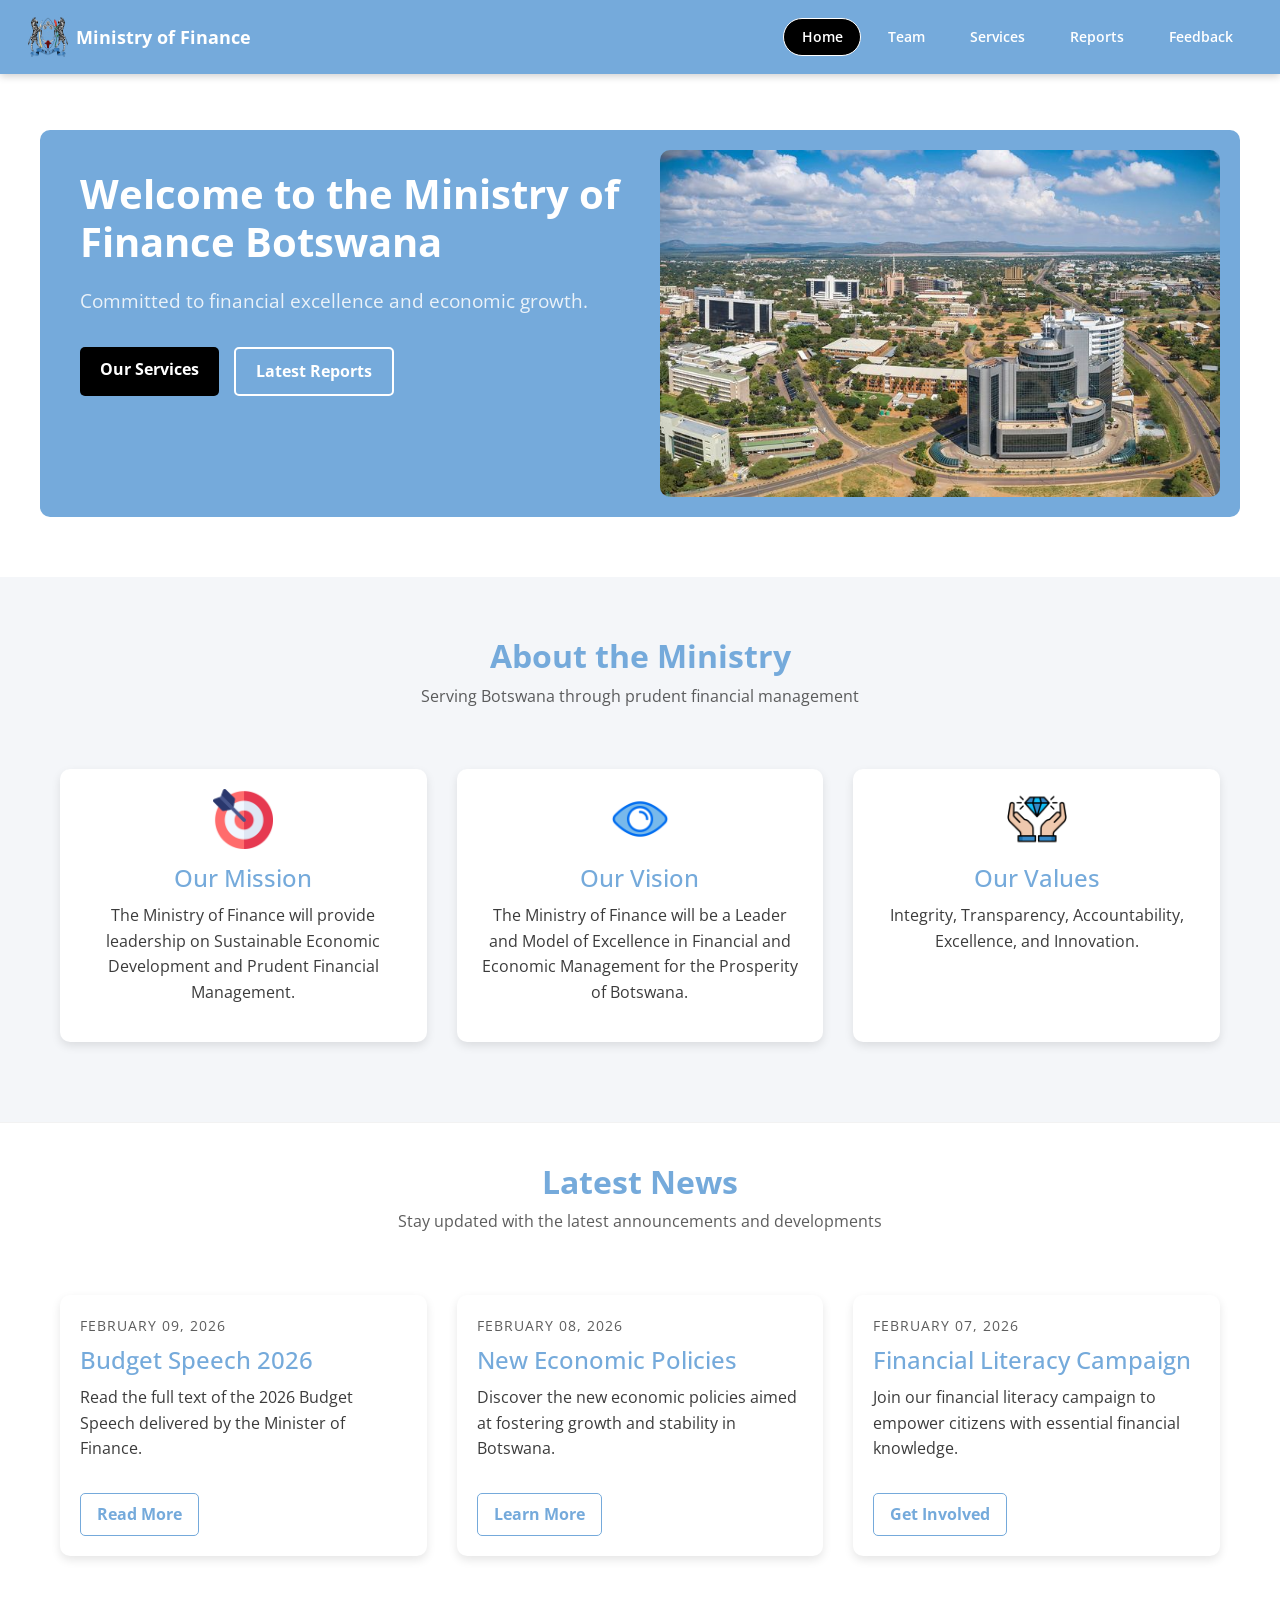
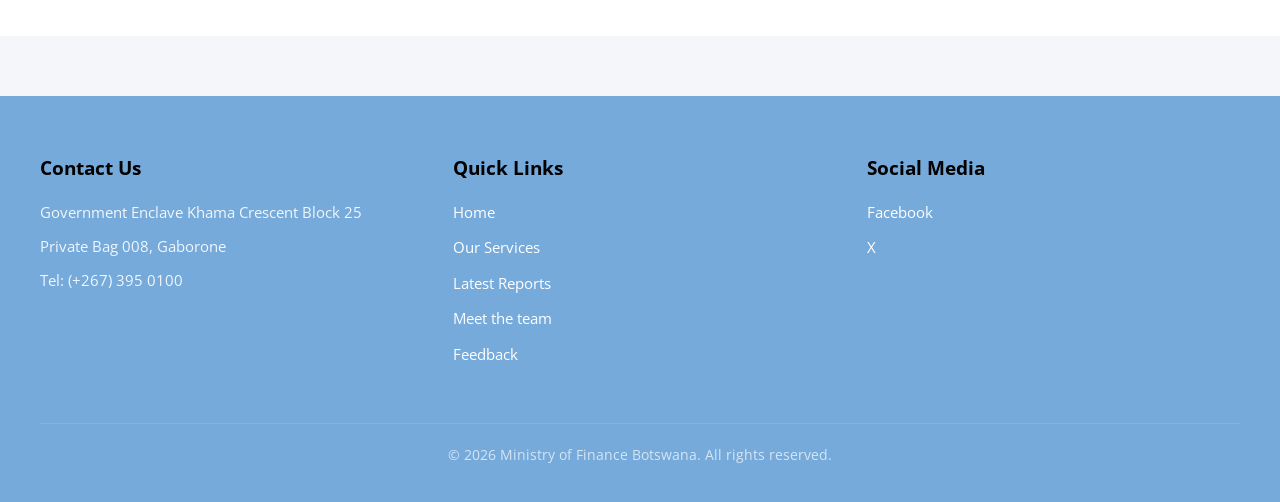
<file: index.html>
<!DOCTYPE html>
<html lang="en">
<head>
    <meta charset="UTF-8">
    <meta name="viewport" content="width=device-width, initial-scale=1.0">
    <meta name="description" content="Official website of the Ministry of Finance Botswana. Committed to financial excellence and economic growth.">
    <link rel="icon" type="image/png" href="images/1541_coat-of-arms-of-botswana-removebg-preview.png">
    <link href="https://fonts.googleapis.com/css2?family=Open+Sans:wght@300;400;600;700&display=swap" rel="stylesheet">
    <title>Home | Ministry of Finance Botswana</title>
     <link href="https://cdn.jsdelivr.net/npm/bootstrap@5.3.3/dist/css/bootstrap.min.css" rel="stylesheet">
     <link rel="stylesheet" href="css/styles.css">
</head>
<body>
 <header>
    <nav class="navbar navbar-expand-lg navbar-dark">
        <div class="container-fluid">
 
            <!-- Brand: d-flex + align-items-center for clean icon/text spacing -->
            <a class="navbar-brand d-flex align-items-center gap-2" href="index.html">
                <img src="images/1541_coat-of-arms-of-botswana-removebg-preview.png"
                     alt="Coat of arms of Botswana" width="40" height="40">
                <span>Ministry of Finance</span>
            </a>
 
            <!-- Toggler for mobile collapse, works with Bootstrap JS -->
            <button class="navbar-toggler" type="button"
                    data-bs-toggle="collapse" data-bs-target="#navbarNav"
                    aria-controls="navbarNav" aria-expanded="false"
                    aria-label="Toggle navigation">
                <span class="navbar-toggler-icon"></span>
            </button>
 
            <div class="collapse navbar-collapse" id="navbarNav">
                <!-- ms-auto pushes links to the right; gap-2 spaces the pills -->
                <ul class="navbar-nav ms-auto d-flex gap-2 align-items-center">
                    <li class="nav-item">
                        <a class="nav-link nav-pill active" aria-current="page" href="index.html">Home</a>
                    </li>
                    <li class="nav-item">
                        <a class="nav-link nav-pill" href="team.html">Team</a>
                    </li>
                    <li class="nav-item">
                        <a class="nav-link nav-pill" href="service.html">Services</a>
                    </li>
                    <li class="nav-item">
                        <a class="nav-link nav-pill" href="report.html">Reports</a>
                    </li>
                    <li class="nav-item">
                        <a class="nav-link nav-pill" href="feedback.html">Feedback</a>
                    </li>
                </ul>
            </div>
 
        </div>
    </nav>
</header>
    
<main>
<!-- Hero Section -->

<section class="hero-section fade-in">
    <div class="hero-card">
        <div class="hero-text">
        <h1>Welcome to the Ministry of Finance Botswana</h1>
        <p>Committed to financial excellence and economic growth.</p>
        
        <div class="hero-buttons">
            <a href="service.html" class="btn-primary-custom">Our Services</a>
            <a href="report.html" class="btn-outline-custom">Latest Reports</a>
        </div>
        </div>
    <div class="hero-image">
        <img src="images/gabs.jpg" alt="Finance Hero Image" width="500" height="300">
    </div>
    </div>
</section>
<!-- Overview Section -->
<section class="overview-section fade-in">
    <div class="section-header">
    <h2>About the Ministry</h2>
    <p>Serving Botswana through prudent financial management</p>
    </div>
        <div class="overview-container">
        
            <div class="card-base overview-card fade-in">
                <div class="overview-icon">
                    <img src="images/target.png" alt="Mission Icon" width="60" height="60">
                </div>
                <h3>Our Mission</h3>
                <p>The Ministry of Finance will provide leadership on Sustainable Economic Development and Prudent Financial Management.</p>
            </div>
            <div class="card-base overview-card fade-in">
                <div class="overview-icon">
                    <img src="images/vision.png" alt="Vision Icon" width="60" height="60">
                </div>
                <h3>Our Vision</h3>
                <p>The Ministry of Finance will be a Leader and Model of Excellence in Financial and Economic Management for the Prosperity of Botswana.</p>
            </div>
            <div class="card-base overview-card fade-in">
                <div class="overview-icon">
                    <img src="images/values.png" alt="Values Icon" width="60" height="60">
                </div>
                <h3>Our Values</h3>
                <p>Integrity, Transparency, Accountability, Excellence, and Innovation.</p>
            </div>    
    </div>
</section>
<!-- News Section -->
<section class="news-section fade-in">
    <div class="section-header">
        <h2>Latest News</h2>
        <p>Stay updated with the latest announcements and developments</p>
    </div>
    <div class="news-container">
        <div class="card-base news-card fade-in">
            <span class="news-date">February 09, 2026</span>
            <h3>Budget Speech 2026</h3>
            <p>Read the full text of the 2026 Budget Speech delivered by the Minister of Finance.</p>
            <a href="report.html" class="btn-outline-custom" aria-label="Read more about Budget speech 2026">Read More</a>
        </div>
        <div class="card-base news-card fade-in">
            <span class="news-date">February 08, 2026</span>
            <h3>New Economic Policies</h3>
            <p>Discover the new economic policies aimed at fostering growth and stability in Botswana.</p>
            <a href="service.html" class="btn-outline-custom" aria-label="Learn More about Economic Policies">Learn More</a>
        </div>
        <div class="card-base news-card fade-in">
            <span class="news-date">February 07, 2026</span>
            <h3>Financial Literacy Campaign</h3>
            <p>Join our financial literacy campaign to empower citizens with essential financial knowledge.</p>
            <a href="feedback.html" class="btn-outline-custom" aria-label="Get Involved in Financial Literacy Campaign">Get Involved</a>
        </div>
    </div>
</section>
</main>

<!-- Footer -->
<footer class="footer">
    <div class="footer-container">
        <div class="footer-grid">
            <div class="footer-column">
                <h4>Contact Us</h4>
                <p>Government Enclave Khama Crescent Block 25</p>
                <p>Private Bag 008, Gaborone</p>
                <p>Tel: (+267) 395 0100</p>
            </div>
            <div class="footer-column">
                <h4>Quick Links</h4>
                <ul>
                    <li><a href="index.html">Home</a></li>
                    <li><a href="service.html">Our Services</a></li>
                    <li><a href="report.html">Latest Reports</a></li>
                    <li><a href="team.html">Meet the team</a></li>
                    <li><a href="feedback.html">Feedback</a></li>
                    
                </ul>
            </div>
            <div class="footer-column">
                <h4>Social Media</h4>
                <ul>
                    <li><a href="https://www.facebook.com/BotswanaGovernment/#" target="_blank" rel="noopener noreferrer">Facebook</a></li>
                    <li><a href="https://twitter.com/BotswanaGov" target="_blank" rel="noopener noreferrer">X</a></li>

                </ul>
            </div>
        </div>
        <div class="footer-bottom">
            <p>&copy; 2026 Ministry of Finance Botswana. All rights reserved.</p>
        </div>
    </div>
</footer>
<script src="https://cdn.jsdelivr.net/npm/bootstrap@5.3.3/dist/js/bootstrap.bundle.min.js"></script>
<script src="js/animations.js"></script>
</body>
</html>
</file>
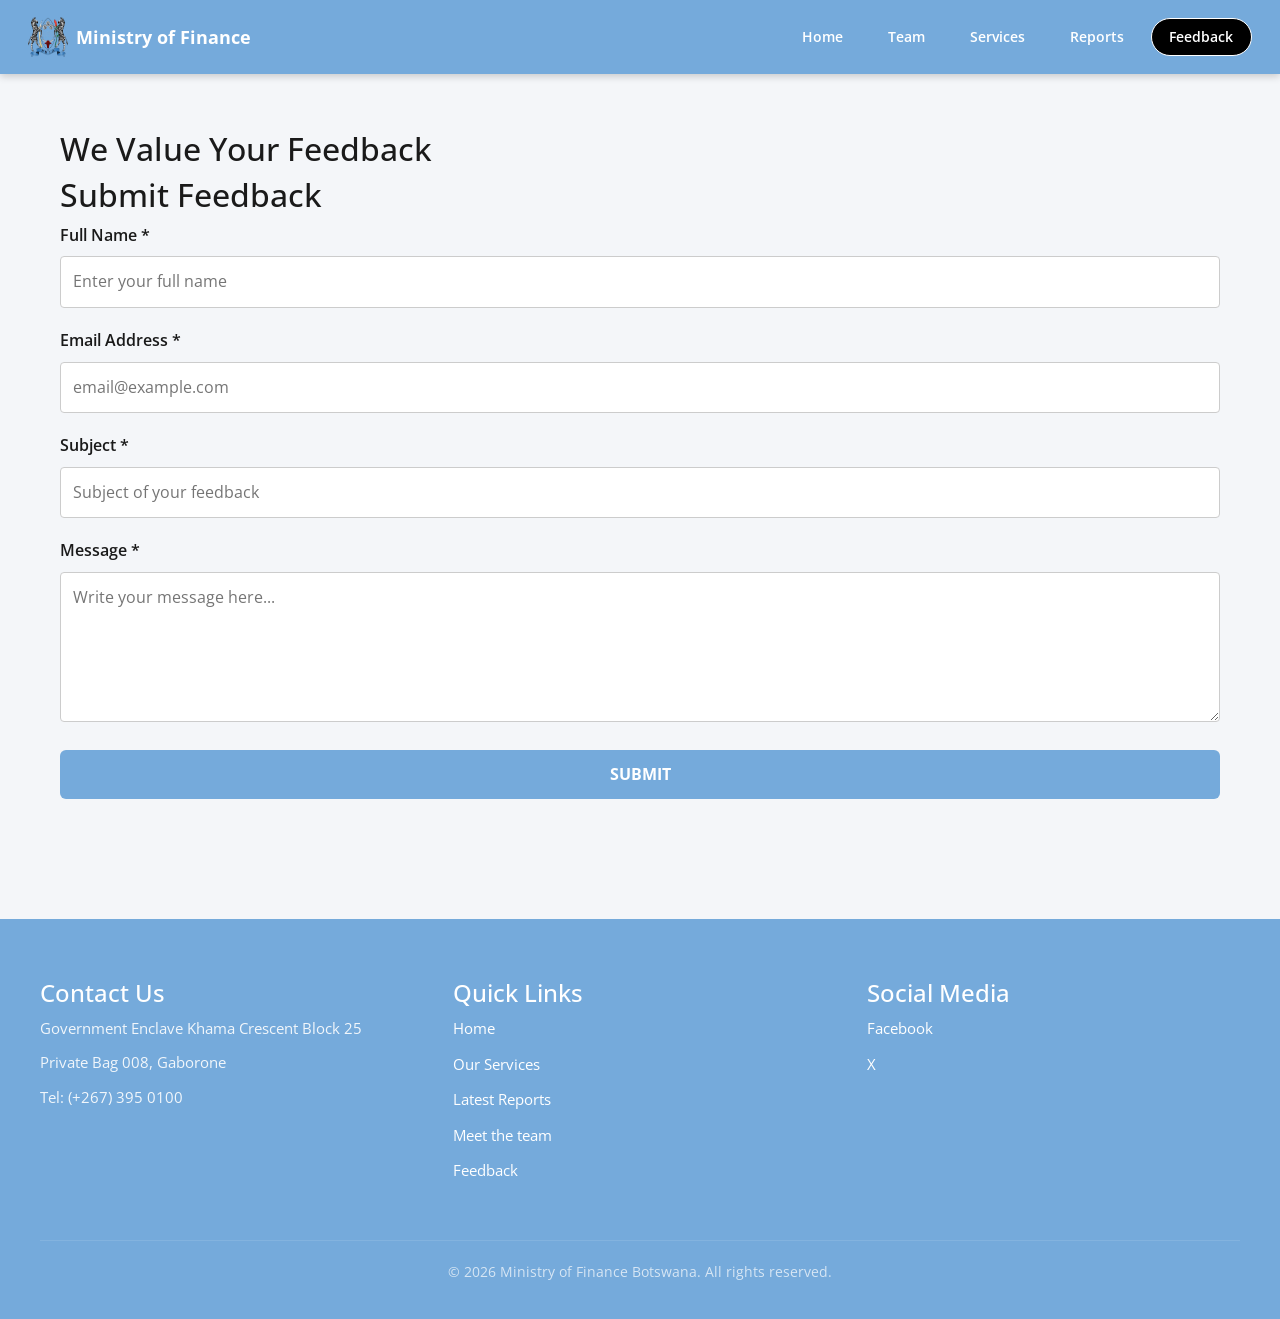
<file: feedback.html>
<!DOCTYPE html>
<html lang="en">
<head>
    <meta charset="UTF-8">
    <meta name="viewport" content="width=device-width, initial-scale=1.0">
    <meta name="description" content="Official website of the Ministry of Finance Botswana. Committed to financial excellence and economic growth.">
    <link rel="icon" type="image/png" href="images/1541_coat-of-arms-of-botswana-removebg-preview.png">
    <link href="https://fonts.googleapis.com/css2?family=Open+Sans:wght@300;400;600;700&display=swap" rel="stylesheet">
    <title>Feedback | Ministry of Finance Botswana</title>
     <link href="https://cdn.jsdelivr.net/npm/bootstrap@5.3.3/dist/css/bootstrap.min.css" rel="stylesheet">
     <link rel="stylesheet" href="css/styles.css">
</head>
<body>
 <header>
    <nav class="navbar navbar-expand-lg navbar-dark">
        <div class="container-fluid">
 
            <!-- Brand: d-flex + align-items-center for clean icon/text spacing -->
            <a class="navbar-brand d-flex align-items-center gap-2" href="index.html">
                <img src="images/1541_coat-of-arms-of-botswana-removebg-preview.png"
                     alt="Coat of arms of Botswana" width="40" height="40">
                <span>Ministry of Finance</span>
            </a>
 
            <!-- Toggler for mobile collapse, works with Bootstrap JS -->
            <button class="navbar-toggler" type="button"
                    data-bs-toggle="collapse" data-bs-target="#navbarNav"
                    aria-controls="navbarNav" aria-expanded="false"
                    aria-label="Toggle navigation">
                <span class="navbar-toggler-icon"></span>
            </button>
 
            <div class="collapse navbar-collapse" id="navbarNav">
                <!-- ms-auto pushes links to the right; gap-2 spaces the pills -->
                <ul class="navbar-nav ms-auto d-flex gap-2 align-items-center">
                    <li class="nav-item">
                        <a class="nav-link nav-pill" href="index.html">Home</a>
                    </li>
                    <li class="nav-item">
                        <a class="nav-link nav-pill" href="team.html">Team</a>
                    </li>
                    <li class="nav-item">
                        <a class="nav-link nav-pill" href="service.html">Services</a>
                    </li>
                    <li class="nav-item">
                        <a class="nav-link nav-pill" href="report.html">Reports</a>
                    </li>
                    <li class="nav-item">
                        <a class="nav-link nav-pill active" aria-current="page" href="feedback.html">Feedback</a>
                    </li>
                </ul>
            </div>
 
        </div>
    </nav>
</header>
    
<main>
    <section class="feedback-section fade-in">
        <div class="feedback-header">
            <h1 class="h2">We Value Your Feedback</h1>
        </div>

        <div class="submit-feedback">
                <h2>Submit Feedback</h2>
                <form class="feedback-form">
                    <div class="form-group">
                        <label for="fullName">Full Name *</label>
                        <input type="text" id="fullName" name="fullName" placeholder="Enter your full name" required>
                    </div>
                    <div class="form-group">
                        <label for="emailAddress">Email Address *</label>
                        <input type="email" id="emailAddress" name="emailAddress" placeholder="email@example.com" required>
                    </div>
                    <div class="form-group">
                        <label for="subject">Subject *</label>
                        <input type="text" id="subject" name="subject" placeholder="Subject of your feedback" required>
                    </div>
                    <div class="form-group">
                        <label for="message">Message *</label>
                        <textarea id="message" name="message" placeholder="Write your message here..." required></textarea>
                    </div>
                    <button type="submit" class="btn-submit">Submit</button>
                </form>
            </div>
    </section>
</main>

<!-- Success Modal -->
<div class="modal fade" id="successModal" tabindex="-1" aria-labelledby="successModalLabel" aria-hidden="true" role="dialog">
  <div class="modal-dialog modal-dialog-centered">
    <div class="modal-content">
      <div class="modal-header">
        <h3 class="modal-title h5" id="successModalLabel">Success</h3>
        <button type="button" class="btn-close" data-bs-dismiss="modal" aria-label="Close"></button>
      </div>
      <div class="modal-body">
        Form sent successfully!
      </div>
      <div class="modal-footer">
        <button type="button" class="btn btn-primary" data-bs-dismiss="modal">Close</button>
      </div>
    </div>
  </div>
</div>

<footer class="footer">
    <div class="footer-container">
        <div class="footer-grid">
            <div class="footer-column">
                <h3 class="h4">Contact Us</h3>
                <p>Government Enclave Khama Crescent Block 25</p>
                <p>Private Bag 008, Gaborone</p>
                <p>Tel: (+267) 395 0100</p>
            </div>
            <div class="footer-column">
                <h3 class="h4">Quick Links</h3>
                <ul>
                    <li><a href="index.html">Home</a></li>
                    <li><a href="service.html">Our Services</a></li>
                    <li><a href="report.html">Latest Reports</a></li>
                    <li><a href="team.html">Meet the team</a></li>
                    <li><a href="feedback.html">Feedback</a></li>
                </ul>
            </div>
            <div class="footer-column">
                <h3 class="h4">Social Media</h3>
                <ul>
                    <li><a href="https://www.facebook.com/BotswanaGovernment/#" target="_blank" rel="noopener noreferrer">Facebook</a></li>
                    <li><a href="https://twitter.com/BotswanaGov" target="_blank" rel="noopener noreferrer">X</a></li>
                </ul>
            </div>
        </div>
        <div class="footer-bottom">
            <p>&copy; 2026 Ministry of Finance Botswana. All rights reserved.</p>
        </div>
    </div>
</footer>
<script src="https://cdn.jsdelivr.net/npm/bootstrap@5.3.3/dist/js/bootstrap.bundle.min.js"></script>
<script src="js/animations.js"></script>
<script>
document.addEventListener("DOMContentLoaded", function() {
    const feedbackForm = document.querySelector(".feedback-form");
    if (feedbackForm) {
        feedbackForm.addEventListener("submit", function(e) {
            e.preventDefault();
            var successModal = new bootstrap.Modal(document.getElementById('successModal'));
            successModal.show();
            feedbackForm.reset();
        });
    }
});
</script>

</body>
</html>
</file>
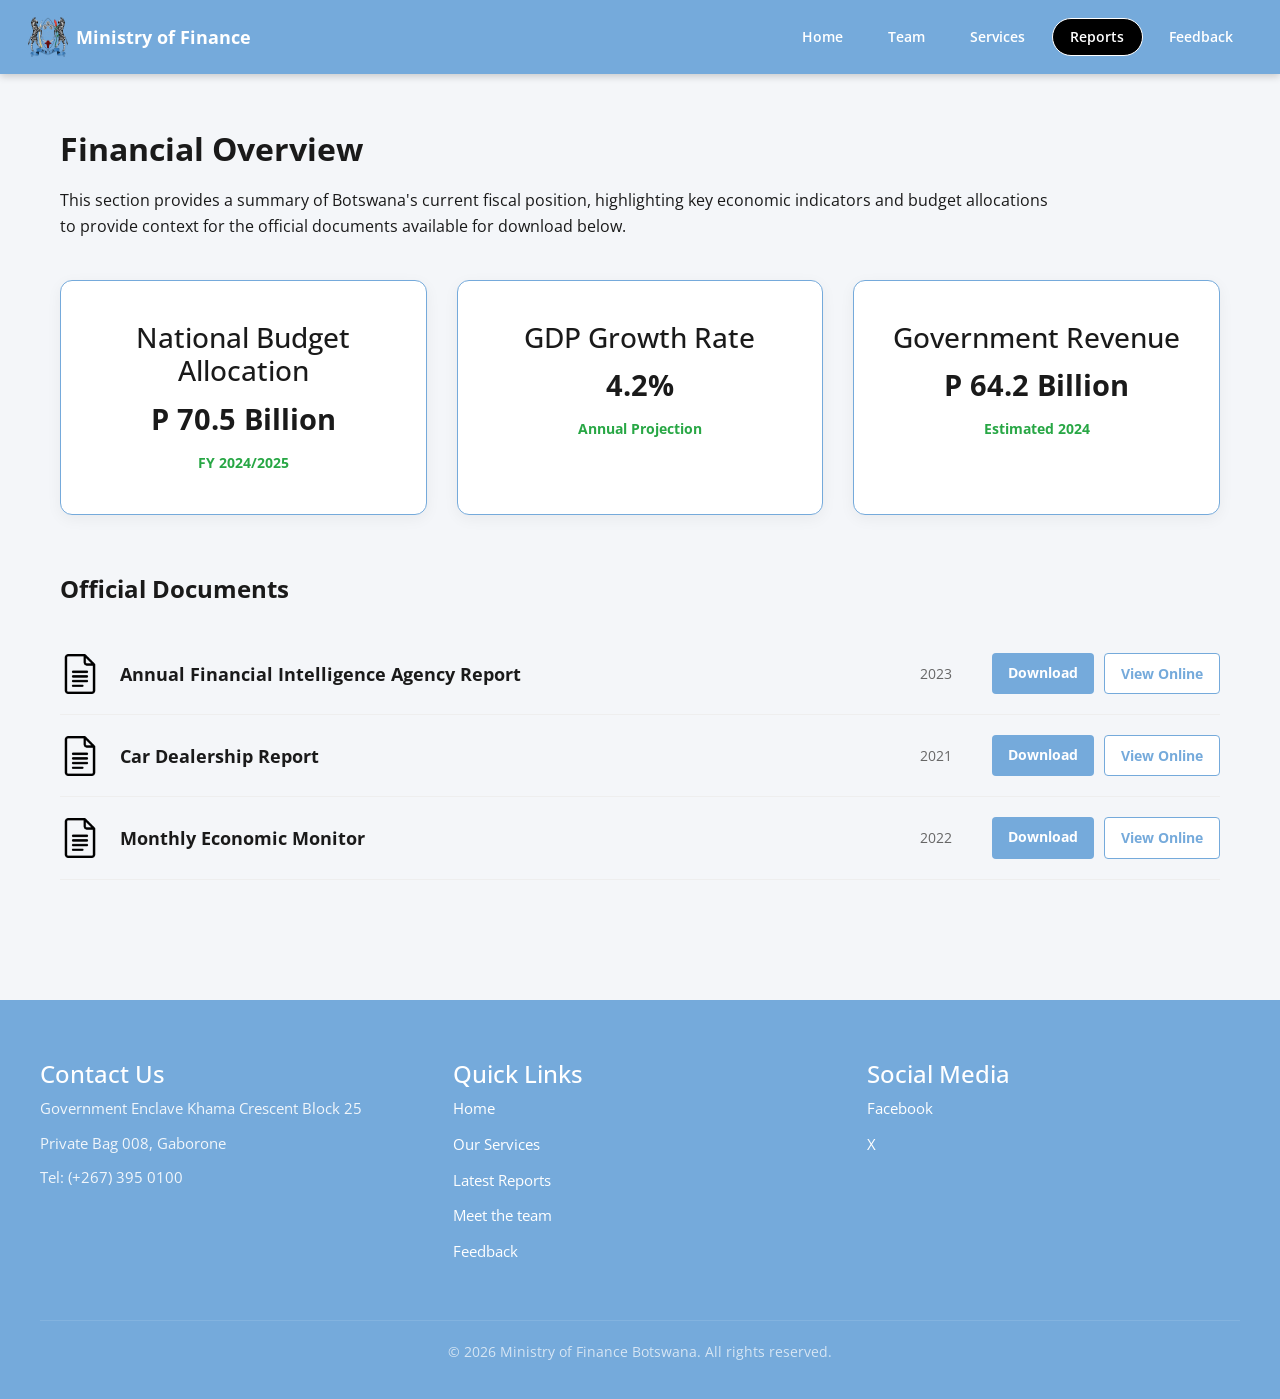
<file: report.html>
<!DOCTYPE html>
<html lang="en">
<head>
    <meta charset="UTF-8">
    <meta name="viewport" content="width=device-width, initial-scale=1.0">
    <meta name="description" content="Official website of the Ministry of Finance Botswana. Committed to financial excellence and economic growth.">
    <link rel="icon" type="image/png" href="images/1541_coat-of-arms-of-botswana-removebg-preview.png">
    <link href="https://fonts.googleapis.com/css2?family=Open+Sans:wght@300;400;600;700&display=swap" rel="stylesheet">
    <title>Reports | Ministry of Finance Botswana</title>
     <link href="https://cdn.jsdelivr.net/npm/bootstrap@5.3.3/dist/css/bootstrap.min.css" rel="stylesheet">
     <link rel="stylesheet" href="css/styles.css">
</head>
<body>
 <header>
    <nav class="navbar navbar-expand-lg navbar-dark">
        <div class="container-fluid">
 
            <!-- Brand: d-flex + align-items-center for clean icon/text spacing -->
            <a class="navbar-brand d-flex align-items-center gap-2" href="index.html">
                <img src="images/1541_coat-of-arms-of-botswana-removebg-preview.png"
                     alt="Coat of arms of Botswana" width="40" height="40">
                <span>Ministry of Finance</span>
            </a>
 
            <!-- Toggler for mobile collapse, works with Bootstrap JS -->
            <button class="navbar-toggler" type="button"
                    data-bs-toggle="collapse" data-bs-target="#navbarNav"
                    aria-controls="navbarNav" aria-expanded="false"
                    aria-label="Toggle navigation">
                <span class="navbar-toggler-icon"></span>
            </button>
 
            <div class="collapse navbar-collapse" id="navbarNav">
                <!-- ms-auto pushes links to the right; gap-2 spaces the pills -->
                <ul class="navbar-nav ms-auto d-flex gap-2 align-items-center">
                    <li class="nav-item">
                        <a class="nav-link nav-pill" href="index.html">Home</a>
                    </li>
                    <li class="nav-item">
                        <a class="nav-link nav-pill" href="team.html">Team</a>
                    </li>
                    <li class="nav-item">
                        <a class="nav-link nav-pill" href="service.html">Services</a>
                    </li>
                    <li class="nav-item">
                        <a class="nav-link nav-pill active" aria-current="page" href="report.html">Reports</a>
                    </li>
                    <li class="nav-item">
                        <a class="nav-link nav-pill" href="feedback.html">Feedback</a>
                    </li>
                </ul>
            </div>
 
        </div>
    </nav>
</header>
    
<main>
    <section class="reports-section fade-in">
        <div class="reports-header">
            <h1>Financial Overview</h1>
            <p>This section provides a summary of Botswana's current fiscal position, highlighting key economic indicators and budget allocations to provide context for the official documents available for download below.</p>
        </div>
        
        <div class="financial-cards fade-in">
            <div class="fin-card fade-in">
                <h2 class="h3">National Budget Allocation</h2>
                <div class="amount">P 70.5 Billion</div>
                <div class="period">FY 2024/2025</div>
            </div>
            <div class="fin-card fade-in">
                <h2 class="h3">GDP Growth Rate</h2>
                <div class="amount">4.2%</div>
                <div class="period">Annual Projection</div>
            </div>
            <div class="fin-card fade-in">
                <h2 class="h3">Government Revenue</h2>
                <div class="amount">P 64.2 Billion</div>
                <div class="period">Estimated 2024</div>
            </div>
        </div>

        <div class="official-documents">
            <h2>Official Documents</h2>
            
            <div class="doc-item fade-in">
                <div class="doc-icon">
                    <img src="images/google-docs.png" alt="Google Docs Icon" width="40" height="40">
                </div>
                <div class="doc-title">Annual Financial Intelligence Agency Report</div>
                <div class="doc-year">2023</div>
                <div class="doc-actions">
                    <a href="reports/FIA_Annual_Report_2023.docx" download="reports/FIA_Annual_Report_2023.docx" class="btn-doc-primary">Download</a>
                    <a href="reports/FIA_Annual_Report_2023.pdf" class="btn-doc-secondary">View Online</a>
                </div>
            </div>

            <div class="doc-item fade-in">
                <div class="doc-icon">
                    <img src="images/google-docs.png" alt="PDF Icon" width="40" height="40">
                </div>
                <div class="doc-title">Car Dealership Report</div>
                <div class="doc-year">2021</div>
                <div class="doc-actions">
                    <a href="reports/CAR_DEALERSHIP_BOOKLET_INNER_FINAL.docx" download="reports/CAR_DEALERSHIP_BOOKLET_INNER_FINAL.docx" class="btn-doc-primary">Download</a>
                    <a href="reports/CAR_DEALERSHIP_BOOKLET_INNER_FINAL.pdf" class="btn-doc-secondary">View Online</a>
                </div>
            </div>

            <div class="doc-item fade-in">
                <div class="doc-icon">
                    <img src="images/google-docs.png" alt="PDF Icon" width="40" height="40">
                </div>
                <div class="doc-title">Monthly Economic Monitor</div>
                <div class="doc-year">2022</div>
                <div class="doc-actions">
                    <a href="reports/MEM_SEPTEMBER_2022.docx" download="reports/MEM_SEPTEMBER_2022.docx" class="btn-doc-primary">Download</a>
                    <a href="reports/MEM_SEPTEMBER_2022.pdf" class="btn-doc-secondary">View Online</a>
                </div>
            </div>

        </div>
    </section>
</main>

<footer class="footer">
    <div class="footer-container">
        <div class="footer-grid">
            <div class="footer-column">
                <h3 class="h4">Contact Us</h3>
                <p>Government Enclave Khama Crescent Block 25</p>
                <p>Private Bag 008, Gaborone</p>
                <p>Tel: (+267) 395 0100</p>
            </div>
            <div class="footer-column">
                <h3 class="h4">Quick Links</h3>
                <ul>
                    <li><a href="index.html">Home</a></li>
                    <li><a href="service.html">Our Services</a></li>
                    <li><a href="report.html">Latest Reports</a></li>
                    <li><a href="team.html">Meet the team</a></li>
                    <li><a href="feedback.html">Feedback</a></li>
                </ul>
            </div>
            <div class="footer-column">
                <h3 class="h4">Social Media</h3>
                <ul>
                    <li><a href="https://www.facebook.com/BotswanaGovernment/#" target="_blank" rel="noopener noreferrer">Facebook</a></li>
                    <li><a href="https://twitter.com/BotswanaGov" target="_blank" rel="noopener noreferrer">X</a></li>
                </ul>
            </div>
        </div>
        <div class="footer-bottom">
            <p>&copy; 2026 Ministry of Finance Botswana. All rights reserved.</p>
        </div>
    </div>
</footer>
<script src="https://cdn.jsdelivr.net/npm/bootstrap@5.3.3/dist/js/bootstrap.bundle.min.js"></script>
<script src="js/animations.js"></script>
</body>
</html>
</file>
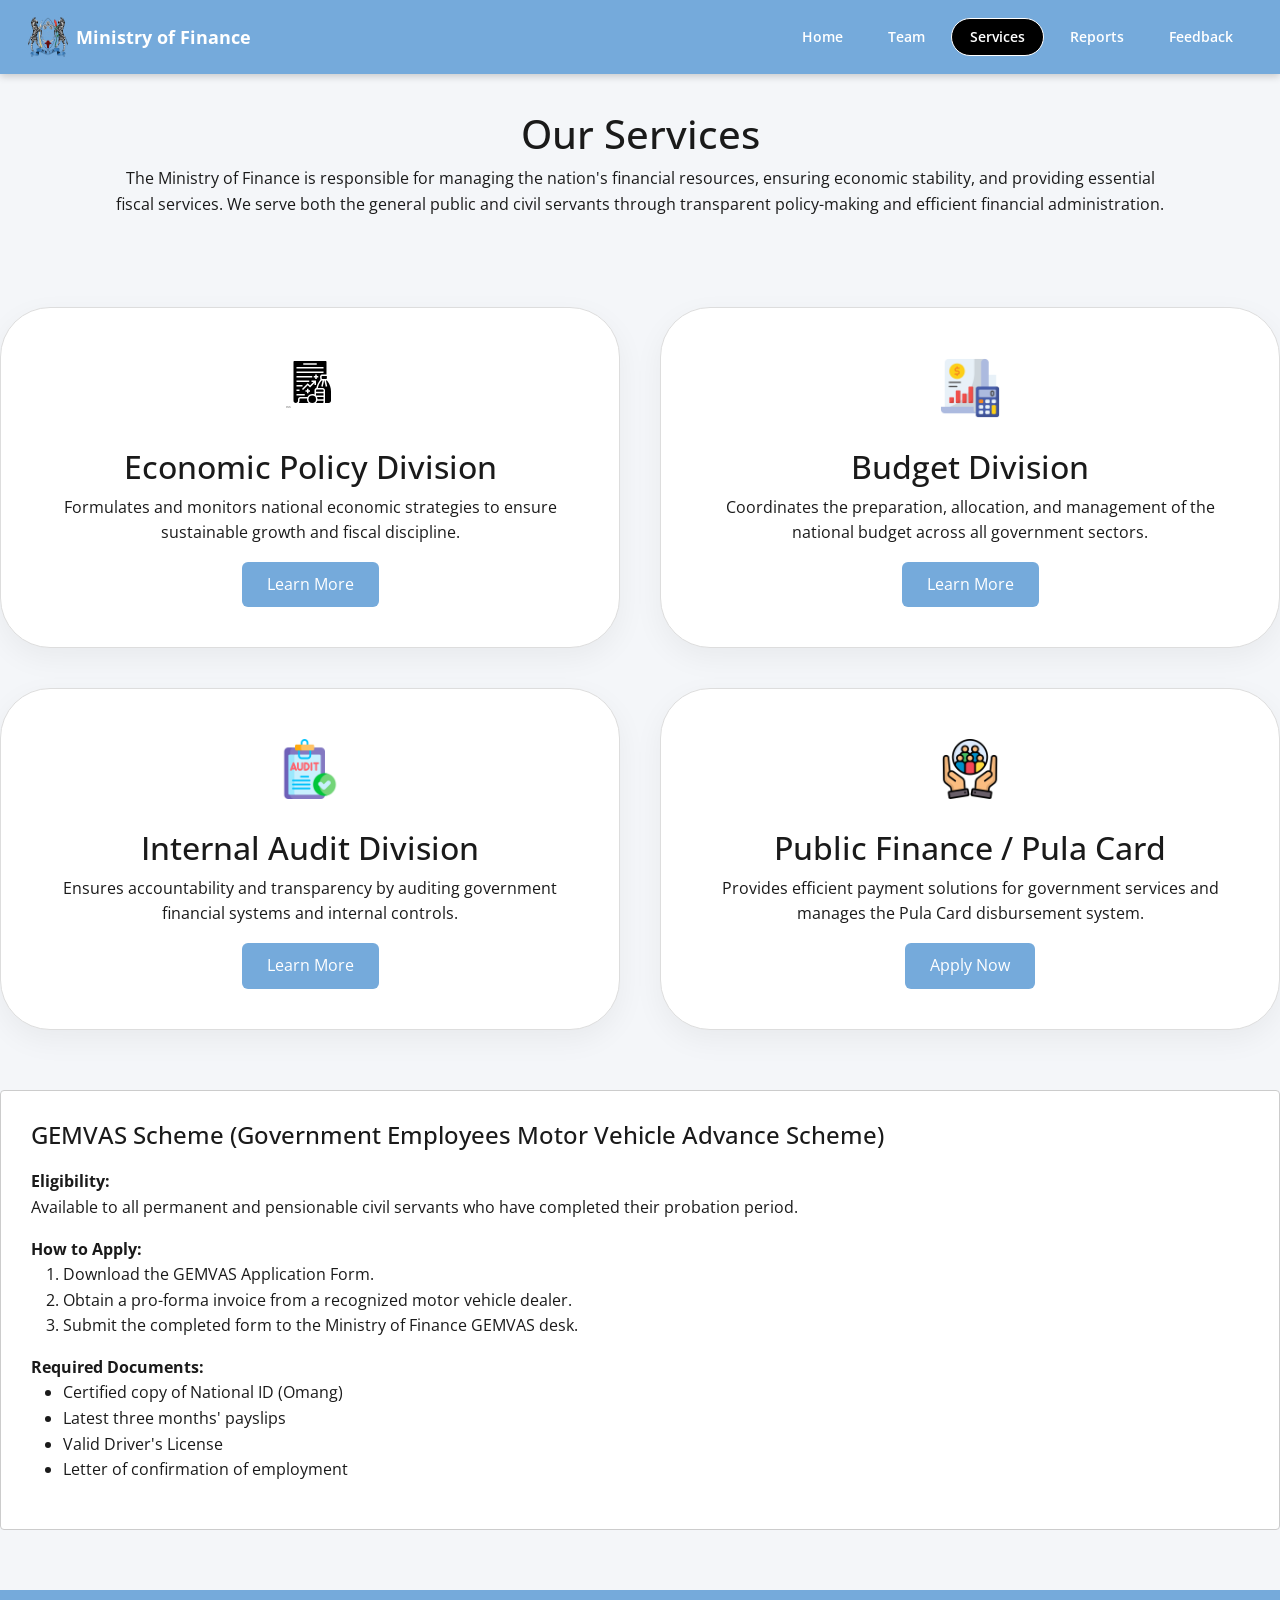
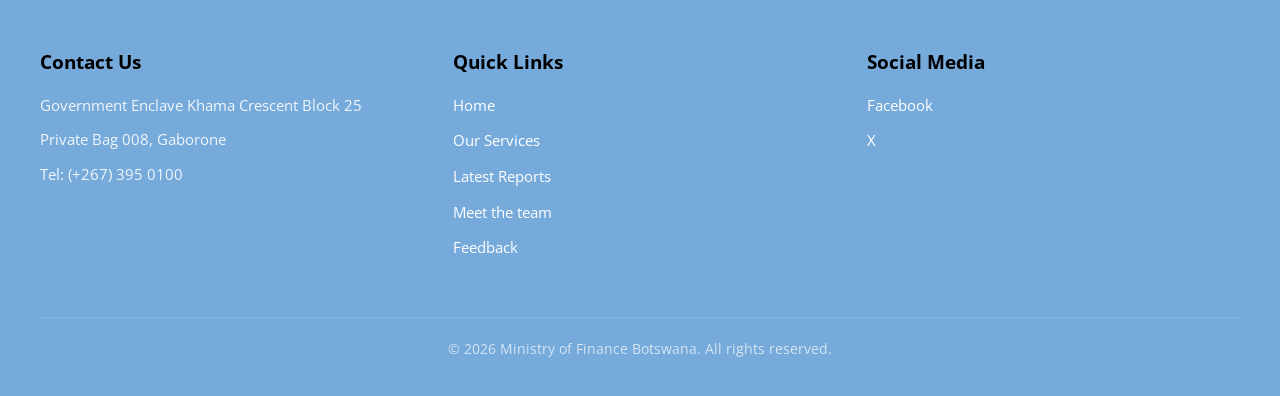
<file: service.html>
<!DOCTYPE html>
<html lang="en">
<head>
    <meta charset="UTF-8">
    <meta name="viewport" content="width=device-width, initial-scale=1.0">
    <meta name="description" content="Official website of the Ministry of Finance Botswana. Committed to financial excellence and economic growth.">
    <link rel="icon" type="image/png" href="images/1541_coat-of-arms-of-botswana-removebg-preview.png">
    <link href="https://fonts.googleapis.com/css2?family=Open+Sans:wght@300;400;600;700&display=swap" rel="stylesheet">
    <title>Services | Ministry of Finance Botswana</title>
     <link href="https://cdn.jsdelivr.net/npm/bootstrap@5.3.3/dist/css/bootstrap.min.css" rel="stylesheet">
     <link rel="stylesheet" href="css/styles.css">
</head>
<body>
 <header>
    <nav class="navbar navbar-expand-lg navbar-dark">
        <div class="container-fluid">
 
            <!-- Brand: d-flex + align-items-center for clean icon/text spacing -->
            <a class="navbar-brand d-flex align-items-center gap-2" href="index.html">
                <img src="images/1541_coat-of-arms-of-botswana-removebg-preview.png"
                     alt="Coat of arms of Botswana" width="40" height="40">
                <span>Ministry of Finance</span>
            </a>
 
            <!-- Toggler for mobile collapse, works with Bootstrap JS -->
            <button class="navbar-toggler" type="button"
                    data-bs-toggle="collapse" data-bs-target="#navbarNav"
                    aria-controls="navbarNav" aria-expanded="false"
                    aria-label="Toggle navigation">
                <span class="navbar-toggler-icon"></span>
            </button>
 
            <div class="collapse navbar-collapse" id="navbarNav">
                <!-- ms-auto pushes links to the right; gap-2 spaces the pills -->
                <ul class="navbar-nav ms-auto d-flex gap-2 align-items-center">
                    <li class="nav-item">
                        <a class="nav-link nav-pill" href="index.html">Home</a>
                    </li>
                    <li class="nav-item">
                        <a class="nav-link nav-pill"  href="team.html">Team</a>
                    </li>
                    <li class="nav-item">
                        <a class="nav-link nav-pill active" aria-current="page" href="service.html">Services</a>
                    </li>
                    <li class="nav-item">
                        <a class="nav-link nav-pill" href="report.html">Reports</a>
                    </li>
                    <li class="nav-item">
                        <a class="nav-link nav-pill" href="feedback.html">Feedback</a>
                    </li>
                </ul>
            </div>
 
        </div>
    </nav>
</header>

<main>
   <div class="content-wrapper">
    <section class="intro-text fade-in">
        <h1>Our Services</h1>
        <p>The Ministry of Finance is responsible for managing the nation's financial resources, ensuring economic stability, and providing essential fiscal services. We serve both the general public and civil servants through transparent policy-making and efficient financial administration.</p>
    </section>
    </div>

    <div class="services-grid">
        <article class="service-card fade-in">
            <div class="card-logo"><img src="images/noun-economic-policy-3683851.svg" alt="Economic Policy Icon" width="60" height="60"></div>
            <h2>Economic Policy Division</h2>
            <p>Formulates and monitors national economic strategies to ensure sustainable growth and fiscal discipline.</p>
            <a href="report.html" class="btn-action">Learn More</a>
        </article>

        <article class="service-card fade-in">
            <div class="card-logo"><img src="images/accounting.png" alt="Accounting Icon" width="60" height="60"></div>
            <h2>Budget Division</h2>
            <p>Coordinates the preparation, allocation, and management of the national budget across all government sectors.</p>
            <a href="report.html" class="btn-action">Learn More</a>
        </article>

        <article class="service-card fade-in">
            <div class="card-logo"><img src="images/audit.png" alt="Internal Audit Icon" width="60" height="60"></div>
            <h2>Internal Audit Division</h2>
            <p>Ensures accountability and transparency by auditing government financial systems and internal controls.</p>
            <a href="feedback.html" class="btn-action">Learn More</a>
        </article>

        <article class="service-card fade-in">
            <div class="card-logo"><img src="images/public-service.png" alt="Public Finance Icon" width="60" height="60"></div>
            <h2>Public Finance / Pula Card</h2>
            <p>Provides efficient payment solutions for government services and manages the Pula Card disbursement system.</p>
            <a href="feedback.html" class="btn-action">Apply Now</a>
        </article>
    </div>

    <section class="info-box-container fade-in">
        <div class="gemvas-box fade-in">
            <h3>GEMVAS Scheme (Government Employees Motor Vehicle Advance Scheme)</h3>
            
            <div class="info-group">
                <strong>Eligibility:</strong>
                <p>Available to all permanent and pensionable civil servants who have completed their probation period.</p>
            </div>

            <div class="info-group">
                <strong>How to Apply:</strong>
                <ol>
                    <li>Download the GEMVAS Application Form.</li>
                    <li>Obtain a pro-forma invoice from a recognized motor vehicle dealer.</li>
                    <li>Submit the completed form to the Ministry of Finance GEMVAS desk.</li>
                </ol>
            </div>

            <div class="info-group">
                <strong>Required Documents:</strong>
                <ul>
                    <li>Certified copy of National ID (Omang)</li>
                    <li>Latest three months' payslips</li>
                    <li>Valid Driver's License</li>
                    <li>Letter of confirmation of employment</li>
                </ul>
            </div>
        </div>
    </section>
</main>
<!-- Footer -->
<footer class="footer">
    <div class="footer-container">
        <div class="footer-grid">
            <div class="footer-column">
                <h4>Contact Us</h4>
                <p>Government Enclave Khama Crescent Block 25</p>
                <p>Private Bag 008, Gaborone</p>
                <p>Tel: (+267) 395 0100</p>
            </div>
            <div class="footer-column">
                <h4>Quick Links</h4>
                <ul>
                    <li><a href="index.html">Home</a></li>
                    <li><a href="service.html">Our Services</a></li>
                    <li><a href="report.html">Latest Reports</a></li>
                    <li><a href="team.html">Meet the team</a></li>
                    <li><a href="feedback.html">Feedback</a></li>
                    
                </ul>
            </div>
            <div class="footer-column">
                <h4>Social Media</h4>
                <ul>
                    <li><a href="https://www.facebook.com/BotswanaGovernment/#" target="_blank" rel="noopener noreferrer">Facebook</a></li>
                    <li><a href="https://twitter.com/BotswanaGov" target="_blank" rel="noopener noreferrer">X</a></li>

                </ul>
            </div>
        </div>
        <div class="footer-bottom">
            <p>&copy; 2026 Ministry of Finance Botswana. All rights reserved.</p>
        </div>
    </div>
</footer>
<script src="https://cdn.jsdelivr.net/npm/bootstrap@5.3.3/dist/js/bootstrap.bundle.min.js"></script>
<script src="js/animations.js"></script>
</body>
</html>
</file>
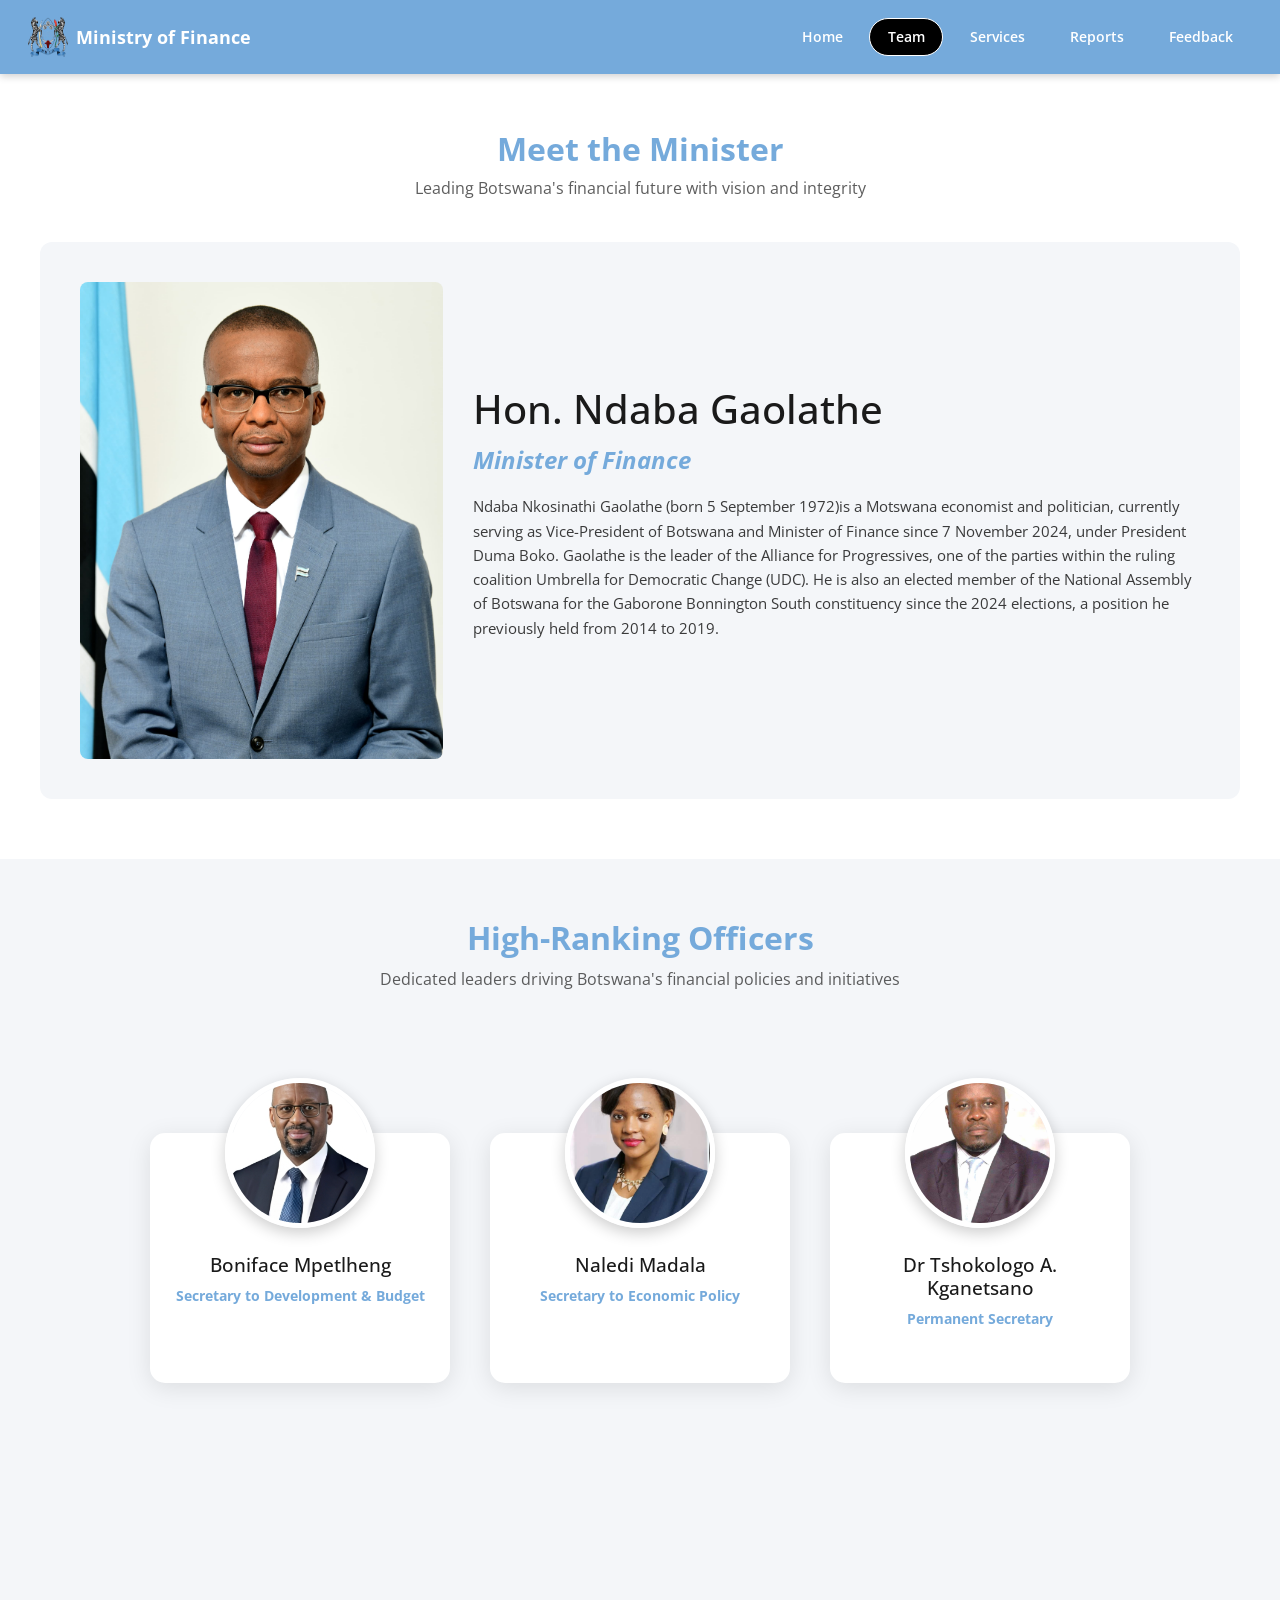
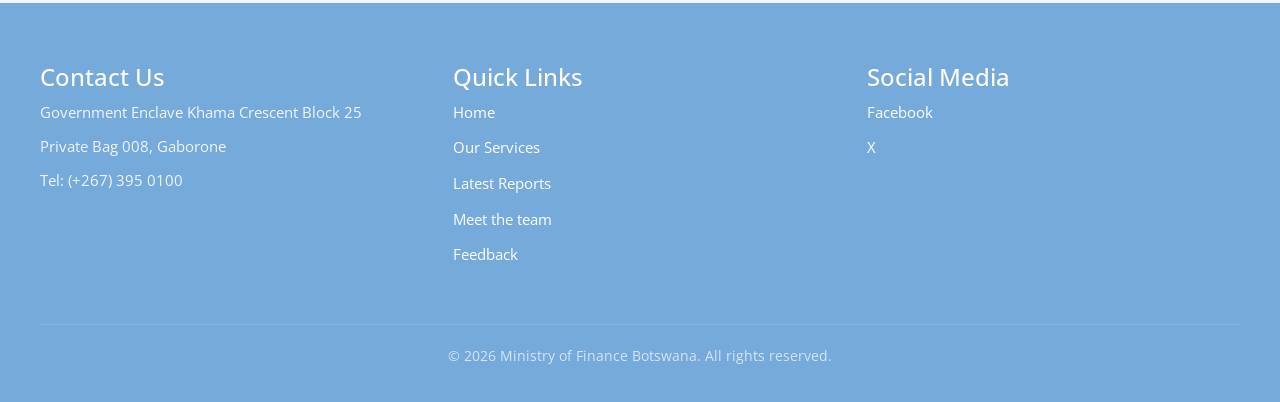
<file: team.html>
<!DOCTYPE html>
<html lang="en">
<head>
    <meta charset="UTF-8">
    <meta name="viewport" content="width=device-width, initial-scale=1.0">
    <meta name="description" content="Official website of the Ministry of Finance Botswana. Committed to financial excellence and economic growth.">
    <link rel="icon" type="image/png" href="images/1541_coat-of-arms-of-botswana-removebg-preview.png">
    <link href="https://fonts.googleapis.com/css2?family=Open+Sans:wght@300;400;600;700&display=swap" rel="stylesheet">
    <title>Team | Ministry of Finance Botswana</title>
     <link href="https://cdn.jsdelivr.net/npm/bootstrap@5.3.3/dist/css/bootstrap.min.css" rel="stylesheet">
     <link rel="stylesheet" href="css/styles.css">
</head>
<body>
 <header>
    <nav class="navbar navbar-expand-lg navbar-dark">
        <div class="container-fluid">
 
            <!-- Brand: d-flex + align-items-center for clean icon/text spacing -->
            <a class="navbar-brand d-flex align-items-center gap-2" href="index.html">
                <img src="images/1541_coat-of-arms-of-botswana-removebg-preview.png"
                     alt="Coat of arms of Botswana" width="40" height="40">
                <span>Ministry of Finance</span>
            </a>
 
            <!-- Toggler for mobile collapse, works with Bootstrap JS -->
            <button class="navbar-toggler" type="button"
                    data-bs-toggle="collapse" data-bs-target="#navbarNav"
                    aria-controls="navbarNav" aria-expanded="false"
                    aria-label="Toggle navigation">
                <span class="navbar-toggler-icon"></span>
            </button>
 
            <div class="collapse navbar-collapse" id="navbarNav">
                <!-- ms-auto pushes links to the right; gap-2 spaces the pills -->
                <ul class="navbar-nav ms-auto d-flex gap-2 align-items-center">
                    <li class="nav-item">
                        <a class="nav-link nav-pill" href="index.html">Home</a>
                    </li>
                    <li class="nav-item">
                        <a class="nav-link nav-pill active" aria-current="page" href="team.html">Team</a>
                    </li>
                    <li class="nav-item">
                        <a class="nav-link nav-pill" href="service.html">Services</a>
                    </li>
                    <li class="nav-item">
                        <a class="nav-link nav-pill" href="report.html">Reports</a>
                    </li>
                    <li class="nav-item">
                        <a class="nav-link nav-pill" href="feedback.html">Feedback</a>
                    </li>
                </ul>
            </div>
 
        </div>
    </nav>
</header>
    
<main>

<!-- Minister Section -->
 <section class="minister-section fade-in">
    <div class="section-header">
        <h2>Meet the Minister</h2>
        <p>Leading Botswana's financial future with vision and integrity</p>
    </div>
    <div class="minister-card fade-in">
        <div class="minister-image">
            <img src="images/vicepres.jpg" alt="Minister of Finance" class="minister-photo" width="400" height="300">
        </div>
        <div class="minister-info">
            <h1>Hon. Ndaba Gaolathe</h1>
            <p class="minister-title">Minister of Finance</p>
            <p class="minister-bio">Ndaba Nkosinathi Gaolathe (born 5 September 1972)is a Motswana economist and politician, currently serving as Vice-President of Botswana and Minister of Finance since 7 November 2024, under President Duma Boko. Gaolathe is the leader of the Alliance for Progressives, one of the parties within the ruling coalition Umbrella for Democratic Change (UDC). He is also an elected member of the National Assembly of Botswana for the Gaborone Bonnington South constituency since the 2024 elections, a position he previously held from 2014 to 2019.</p>
        </div>
    </div>
</section>

<!-- High-Ranking Officers Section -->

<section class="high-ranking-officers fade-in">
    <div class="section-header">
        <h1>High-Ranking Officers</h1>
        <p>Dedicated leaders driving Botswana's financial policies and initiatives</p>
    </div>

    <div class="officers-container">
        
        <div class="officers-card fade-in">
            <div class="officer-images">
                <img src="images/boniface.jpeg" alt="Boniface Mpetlheng" class="officer-photo" width="150" height="150">
            </div>
            <div class="officer-content">
                <h2>Boniface Mpetlheng</h2>
                <p class="officer-title">Secretary to Development &amp; Budget</p>
                <p class="officer-bio">Boniface Mpetlheng is a seasoned financial expert with over 20 years of experience in public finance management.</p>
            </div>
        </div>

        <div class="officers-card fade-in">
            <div class="officer-images">
                <img src="images/Naledi-Madala.png" alt="Naledi Madala" class="officer-photo" width="150" height="150">
            </div>
            <div class="officer-content">
                <h2>Naledi Madala</h2>
                <p class="officer-title">Secretary to Economic Policy</p>
                <p class="officer-bio">Naledi Madala is a distinguished financial professional with extensive experience in public finance.</p>
            </div>
        </div>

        <div class="officers-card fade-in">
            <div class="officer-images">
                <img src="images/drtshoko.png" alt="Dr Tshokologo A. Kganetsano" class="officer-photo" width="150" height="150">
            </div>
            <div class="officer-content">
                <h2>Dr Tshokologo A. Kganetsano</h2>
                <p class="officer-title">Permanent Secretary</p>
                <p class="officer-bio">Dr Tshokologo A. Kganetsano is a respected financial expert driving Botswana's fiscal agenda.</p>
            </div>
        </div>

        </div>
</section>
</main>
<footer class="footer">
    <div class="footer-container">
        <div class="footer-grid">
            <div class="footer-column">
                <h3 class="h4">Contact Us</h3>
                <p>Government Enclave Khama Crescent Block 25</p>
                <p>Private Bag 008, Gaborone</p>
                <p>Tel: (+267) 395 0100</p>
            </div>
            <div class="footer-column">
                <h3 class="h4">Quick Links</h3>
                <ul>
                    <li><a href="index.html">Home</a></li>
                    <li><a href="service.html">Our Services</a></li>
                    <li><a href="report.html">Latest Reports</a></li>
                    <li><a href="team.html">Meet the team</a></li>
                    <li><a href="feedback.html">Feedback</a></li>
                    
                </ul>
            </div>
            <div class="footer-column">
                <h3 class="h4">Social Media</h3>
                <ul>
                    <li><a href="https://www.facebook.com/BotswanaGovernment/#" target="_blank" rel="noopener noreferrer">Facebook</a></li>
                    <li><a href="https://twitter.com/BotswanaGov" target="_blank" rel="noopener noreferrer">X</a></li>

                </ul>
            </div>
        </div>
        <div class="footer-bottom">
            <p>&copy; 2026 Ministry of Finance Botswana. All rights reserved.</p>
        </div>
    </div>
</footer>
<script src="https://cdn.jsdelivr.net/npm/bootstrap@5.3.3/dist/js/bootstrap.bundle.min.js"></script>
<script src="js/animations.js"></script>
</body>
</html>
</file>
<file: css/styles.css>
/* ===================================================
   GLOBAL DESIGN SYSTEM & STYLE VARIABLES
   =================================================== */
/* Color palette used throughout the site for consistency */
:root {
    --primary: #75AADB;      /* Main blue for navbar, buttons, accents */
    --secondary: #FFFFFF;    /* Secondary background color */
    --accent: #000000;       /* Dark accent for text and hover states */
    --dark: #1A1A1A;         /* Dark text color */
    --light: #F4F6F9;        /* Light background for sections */
    --white: #FFFFFF;        /* Pure white */
}

/* ===================================================
   GLOBAL RESET & BASE STYLES
   =================================================== */
/* Apply box-sizing to all elements and reset default margins/padding */
* {
    box-sizing: border-box;
    margin: 0;
    padding: 0;
}

/* Base body styles */
body {
    font-family: 'Open Sans', system-ui, -apple-system, sans-serif;
    background-color: var(--light);
    color: var(--dark);
    line-height: 1.6;
    padding-top: 70px;    /* Account for fixed navbar */
}

/* Enable smooth scroll behavior for anchor links */
html {
    scroll-behavior: smooth;
}

/* ===================================================
   NAVIGATION BAR STYLES
   =================================================== */
/* Fixed navbar with drop shadow and primary blue background */
.navbar {
    background-color: var(--primary) !important;
    box-shadow: 0 2px 8px rgba(0, 0, 0, 0.2);
    padding: 0.75rem 1rem;
    position: fixed;
    top: 0;
    width: 100%;
    z-index: 1030;    /* Keep navbar above all other content */
}

/* Navbar brand (logo + text) styling */
.navbar-brand {
    font-weight: 700;
    font-size: 1.1rem;
    color: var(--white) !important;
}

/* ===================================================
   PILL-STYLE NAVIGATION LINKS
   =================================================== */
/* Navigation pills styled as rounded buttons for modern look */
.nav-pill {
    color: var(--white) !important;
    font-weight: 600;
    font-size: 0.875rem;
    padding: 0.45rem 1.1rem !important;
    /* Wider horizontal padding creates the pill shape */
    border-radius: 2rem !important;
    /* Full rounded corners */
    border: 1.5px solid transparent;
    /* Reserve space for border on hover to prevent layout shift */
    transition: background-color 0.25s ease, border-color 0.25s ease, color 0.25s ease;
}

/* Hover state: subtle outlined pill with light background */
.nav-pill:hover {
    background-color: rgba(255, 255, 255, 0.12);
    border-color: rgba(255, 255, 255, 0.35);
    color: var(--white) !important;
}

/* Active state: solid black pill with white text */
.nav-pill.active {
    background-color: var(--accent) !important;
    border-color: var(--white) !important;
    color: var(--white) !important;
}

/* Active hover state: slightly darker accent */
.nav-pill.active:hover {
    filter: brightness(0.9);
}

/* ===================================================
   MOBILE NAVIGATION: SIDE MENU ON COLLAPSE
   =================================================== */
/* Converts navbar menu to a side drawer on mobile screens */
@media (max-width: 991.98px) {
    /* Toggler button styles */
    .navbar-toggler {
        z-index: 1050;
        position: relative;
    }

    /* Side drawer navigation menu */
    .navbar-collapse {
        position: fixed;
        top: 0;
        right: -250px;           /* Hidden off-screen by default */
        width: 250px;
        height: 100vh;
        background-color: var(--primary);
        transition: right 0.3s ease-in-out;
        z-index: 1045;
        padding-top: 70px;       /* Below navbar */
        padding-left: 15px;
        display: block !important;
        visibility: hidden;      /* Prevent interaction when hidden */
    }
    
    /* Show state: slide menu in from right */
    .navbar-collapse.show {
        right: 0;
        visibility: visible;
    }

    /* Navigation list spacing and layout */
    .navbar-nav {
        padding: 0.5rem 0;
        gap: 0.4rem !important;
    }

    /* Pills adapt to mobile layout */
    .nav-pill {
        display: inline-block;
        width: fit-content;
    }
}

/* ===================================================
   HERO SECTION: WELCOME BANNER
   =================================================== */
/* Large introductory banner with text and image */
.hero-section {
    background-color: var(--white);
    padding: 60px 20px;
}

/* Hero container with two-column layout (text + image) */
.hero-card {
    display: flex;
    border-radius: 10px;
    max-width: 1200px;
    margin: 0 auto;
    overflow: hidden;
    padding: 20px;
    background-color: var(--primary);
    min-height: 350px;
}

/* Left column: hero text and buttons */
.hero-text {
    flex: 1;
    padding: 20px;
    text-align: left;
}

/* Hero heading */
.hero-text h1 {
    font-size: 2.5em;
    font-weight: bold;
    color: var(--white);
    margin-bottom: 20px;
    text-align: left;
}

/* Hero description paragraph */
.hero-text p {
    font-size: 1.2em;
    color: var(--white);
    margin-bottom: 30px;
    opacity: 0.85;
}

/* Button container with gap spacing */
.hero-buttons {
    display: flex;
    gap: 15px;
    margin-top: 10px;
}

/* ===================================================
   REUSABLE BUTTON STYLES
   =================================================== */
/* Base button styles to reduce code duplication */
.btn-primary-custom,
.btn-outline-custom {
    padding: 10px 20px;
    border-radius: 5px;
    text-decoration: none;
    font-weight: bold;
    cursor: pointer;
    transition: background-color 0.3s ease, color 0.3s ease, transform 0.3s ease;
    display: inline-block;
}

/* Solid primary button (filled background) */
.btn-primary-custom {
    background-color: var(--accent);
    color: var(--white);
    border: none;
}

.btn-primary-custom:hover {
    background-color: #333333;
    color: var(--white);
    transform: translateY(-2px);    /* Subtle lift effect */
}

/* Outline button (transparent background, border) */
.btn-outline-custom {
    background-color: transparent;
    color: var(--white);
    border: 2px solid var(--white);
}

.btn-outline-custom:hover {
    background-color: var(--accent);
    color: var(--white);
    transform: translateY(-2px);    /* Subtle lift effect */
}

/* Right column: hero image */
.hero-image {
    flex: 1;
    display: flex;
    justify-content: flex-end;
    align-items: center;
    align-self: stretch;
}

/* Image styling with proper scaling */
.hero-image img {
    max-width: 100%;
    height: auto;
    border-radius: 10px;
    width: 100%;
    height: 100%;
    object-fit: cover;      /* Maintains aspect ratio and fills container */
    display: block;
}

/* Responsive: stack columns on mobile */
@media (max-width: 768px) {
    .hero-card {
        flex-direction: column;
    }

    .hero-image {
        width: 100%;
        height: 250px;
    }
}

/* ===================================================
   SHARED CARD BASE STYLES
   =================================================== */
/* Common styles for overview and news cards to avoid duplication */
.card-base {
    background-color: var(--white);
    padding: 20px;
    color: var(--primary);
    box-shadow: 0 4px 10px rgba(0, 0, 0, 0.1);
    border-radius: 10px;
    transition: transform 0.3s ease, box-shadow 0.3s ease;
    cursor: pointer;
    display: flex;
    flex-direction: column;
    height: 100%;
}

/* Hover effect: slight scale up and enhanced shadow */
.card-base:hover {
    transform: scale(1.05);
    box-shadow: 0 8px 20px rgba(0, 0, 0, 0.15);
}

/* Paragraph styling within cards */
.card-base p {
    font-size: 1em;
    color: var(--dark);
    opacity: 0.85;
}

/* Heading styling within cards */
.card-base h3 {
    font-size: 1.5em;
    margin-bottom: 10px;
    color: var(--primary);
}

/* ===================================================
   MINISTRY OVERVIEW SECTION
   =================================================== */
/* Container for mission, vision, and values cards */
.overview-section {
    padding: 60px 20px;
    background-color: var(--light);
}

/* Section heading area */
.section-header {
    text-align: center;
    margin-bottom: 40px;
}

.section-header h2 {
    font-size: 2em;
    color: var(--primary);
    font-weight: bold;
}

.section-header p {
    color: var(--dark);
    opacity: 0.7;
}

/* Responsive grid layout for cards */
.overview-container {
    display: grid;
    grid-template-columns: repeat(auto-fit, minmax(300px, 1fr));
    gap: 30px;
    max-width: 1200px;
    margin: 0 auto;
    align-items: stretch;
    text-align: center;
    padding: 20px;
    border-radius: 10px;
}

/* Overview cards: centered text layout */
.overview-card {
    text-align: center;
}

/* Icon styling in overview cards */
.overview-icon {
    margin-bottom: 15px;
}

/* ===================================================
   NEWS/ANNOUNCEMENTS SECTION
   =================================================== */
/* Container for latest news cards */
.news-section {
    padding: 40px 20px 60px 20px;
    background-color: var(--white);
    border-top: 1px solid rgba(0, 0, 0, 0.05);
}

/* Responsive grid for news cards */
.news-container {
    display: grid;
    grid-template-columns: repeat(auto-fit, minmax(300px, 1fr));
    gap: 30px;
    max-width: 1200px;
    margin: 0 auto;
    align-items: stretch;
    text-align: left;
    padding: 20px;
}

/* News cards: left-aligned with flexible content */
.news-card {
    text-align: left;
}

/* Paragraph in news cards grows to push button to bottom */
.news-card p {
    flex-grow: 1;
}

/* Custom news card button styling */
.news-card .btn-outline-custom {
    align-self: flex-start;
    margin-top: 15px;
    padding: 8px 16px;
    border: 1px solid var(--primary);
    border-radius: 5px;
    color: var(--primary);
    text-decoration: none;
    transition: all 0.3s ease;
}

.news-card .btn-outline-custom:hover {
    color: var(--white);
    background-color: var(--accent);
    border-color: var(--accent);
    text-decoration: none;
}

/* Date label for news items */
.news-date {
    font-size: 0.85em;
    text-transform: uppercase;
    letter-spacing: 1px;
    color: var(--dark);
    opacity: 0.7;
    margin-bottom: 10px;
}

/* ===================================================
   FOOTER SECTION
   =================================================== */
/* Main footer container with primary background */
.footer {
    background-color: var(--primary);
    color: var(--white);
    padding: 60px 20px 20px 20px;
    margin-top: 60px;
}

.footer-container {
    max-width: 1200px;
    margin: 0 auto;
}

/* Grid layout for footer columns */
.footer-grid {
    display: grid;
    grid-template-columns: repeat(auto-fit, minmax(200px, 1fr));
    gap: 40px;
    margin-bottom: 40px;
}

/* Footer column headings */
.footer-column h4 {
    color: var(--accent);
    font-size: 1.2rem;
    margin-bottom: 20px;
    font-weight: 700;
}

/* Footer text paragraphs */
.footer-column p {
    font-size: 0.95rem;
    margin-bottom: 10px;
    opacity: 0.9;
}

/* Footer list styling */
.footer-column ul {
    list-style: none;
    padding: 0;
}

.footer-column ul li {
    margin-bottom: 10px;
}

/* Footer links with hover effect */
.footer-column ul li a {
    color: var(--white);
    text-decoration: none;
    font-size: 0.95rem;
    transition: color 0.3s ease;
}

.footer-column ul li a:hover {
    color: var(--accent);
    text-decoration: underline;
}

/* Footer bottom: copyright section */
.footer-bottom {
    border-top: 1px solid rgba(255, 255, 255, 0.1);
    padding-top: 20px;
    text-align: center;
}

.footer-bottom p {
    font-size: 0.85rem;
    opacity: 0.7;
}

/* Mobile responsive footer */
@media (max-width: 768px) {
    .footer-grid {
        text-align: center;
    }
}

/* ===================================================
   FADE-IN ANIMATIONS (Scroll-triggered)
   =================================================== */
/* Initial state: invisible and slightly below */
.fade-in {
    opacity: 0;
    transform: translateY(30px);
    transition: opacity 0.7s ease, transform 0.7s ease;
}

/* Visible state: triggered by JavaScript when element enters viewport */
.fade-in.visible {
    opacity: 1;
    transform: translateY(0);
}

/* Staggered animation timing for sequential reveal effect */
.fade-in:nth-child(2) {
    transition-delay: 0.15s;
}

.fade-in:nth-child(3) {
    transition-delay: 0.3s;
}

/* ===================================================
   TEAM/MINISTER SECTION
   =================================================== */
/* Container for minister profile */
.minister-section {
    background-color: var(--white);
    padding: 60px 20px;
}

/* Card with two-column layout (image + info) */
.minister-card {
    display: flex;
    flex-wrap: wrap;
    gap: 30px;
    border-radius: 12px;
    max-width: 1200px;
    margin: 0 auto;
    padding: 40px;
    background-color: var(--light);
    align-items: center;
}

/* Image column */
.minister-image {
    flex: 1;
    min-width: 300px;
}

/* Minister profile photo */
.minister-photo {
    width: 100%;
    height: auto;
    border-radius: 8px;
    object-fit: cover;
}

/* Info column: takes more space than image */
.minister-info {
    flex: 2;
    text-align: left;
}

/* Minister title/position */
.minister-title {
    font-size: 1.5em;
    color: var(--primary);
    font-weight: bold;
    margin-bottom: 15px;
    font-style: italic;
}

/* Minister biography text */
.minister-bio {
    font-size: 0.95em;
    color: var(--dark);
    line-height: 1.6;
    opacity: 0.85;
}

/* Mobile: stack layout vertically */
@media (max-width: 768px) {
    .minister-card {
        flex-direction: column;
        text-align: center;
    }

    .minister-info {
        text-align: center;
    }
}

/* ===================================================
   HIGH-RANKING OFFICERS SECTION
   =================================================== */
/* Container section for officers display */
.high-ranking-officers {
    background-color: var(--light);
    padding: 60px 20px;
}

.high-ranking-officers .section-header h1 {
    font-size: 2em;
    color: var(--primary);
    font-weight: bold;
    margin-bottom: 10px;
}

/* Flexbox container for officer cards */
.officers-container {
    max-width: 1200px;
    margin: 0 auto;
    display: flex;
    justify-content: center;
    align-items: flex-start;
    flex-wrap: wrap;
    padding: 60px 20px;
}

/* Individual officer card: expands on hover */
.officers-card {
    position: relative;
    width: 300px;
    height: 250px;
    background-color: var(--white);
    margin: 40px 20px;
    padding: 20px;
    display: flex;
    flex-direction: column;
    align-items: center;
    text-align: center;
    box-shadow: 0 5px 25px rgba(0, 0, 0, 0.1);
    transition: 0.4s ease-in-out;
    border-radius: 15px;
}

/* Hover state: expand card height to show full biography */
.officers-card:hover {
    height: 450px;
}

/* Officer profile image container */
.officers-card .officer-images {
    position: relative;
    width: 150px;
    height: 150px;
    top: -75px;                  /* Pull image up out of card */
    margin-bottom: -60px;        /* Compensate for pulled-up image */
}

/* Officer circular photo */
.officer-photo {
    width: 100%;
    height: 100%;
    object-fit: cover;
    border-radius: 50%;          /* Circle shape */
    border: 5px solid var(--white);
    box-shadow: 0 5px 15px rgba(0, 0, 0, 0.2);
}

.officer-content h2 {
    font-size: 1.2rem;
    margin-top: 10px;
}

/* Officer title/position text */
.officer-title {
    color: var(--primary);
    font-weight: bold;
    font-size: 0.9rem;
    margin-bottom: 15px;
}

/* Officer biography: hidden by default, shown on hover */
.officer-bio {
    opacity: 0;
    transition: 0.3s;
    font-size: 0.85rem;
    line-height: 1.4;
    visibility: hidden;          /* Prevent interaction when hidden */
}

.officers-card:hover .officer-bio {
    opacity: 1;
    visibility: visible;
}

/* Mobile responsive: stack cards vertically */
@media (max-width: 768px) {
    .officers-container {
        flex-direction: column;
        align-items: center;
    }

    .officers-card {
        width: 80%;
        height: auto;
    }

    .officer-images {
        top: -75px;
    }
}

/* ===================================================
   SERVICES SECTION
   =================================================== */
/* Main content wrapper with max width */
.content-wrapper {
    max-width: 1100px;
    margin: 0 auto;
    padding: 40px 20px;
}

/* Introductory text section */
.intro-text {
    text-align: center;
    margin-bottom: 50px;
}

/* 2x2 Grid layout for service cards */
.services-grid {
    display: grid;
    grid-template-columns: 1fr 1fr;
    gap: 40px;
    margin-bottom: 60px;
}

/* Individual service card */
.service-card {
    background: #ffffff;
    border: 1px solid #ddd;
    border-radius: 50px;           /* Large rounding for pill effect */
    padding: 40px;
    text-align: center;
    box-shadow: 0 10px 30px rgba(0, 0, 0, 0.05);
    display: flex;
    flex-direction: column;
    align-items: center;
}

/* Service icon/logo container */
.card-logo {
    width: 80px;
    height: 80px;
    border-radius: 50%;
    margin-bottom: 20px;
    display: flex;
    justify-content: center;
    align-items: center;
}

/* Action button in service cards */
.btn-action {
    display: inline-block;
    background-color: var(--primary);
    color: white;
    padding: 10px 25px;
    border-radius: 6px;
    text-decoration: none;
    margin-top: auto;            /* Pushes button to bottom */
}

.btn-action:hover {
    background-color: var(--accent);
    color: white;
}

/* GEMVAS special information box */
.gemvas-box {
    border: 1px solid #ccc;
    background-color: var(--secondary);
    padding: 30px;
    border-radius: 4px;
}

.gemvas-box h3 {
    font-size: 1.5rem;
    margin-bottom: 20px;
}

.info-group {
    margin-bottom: 15px;
}

/* Mobile: single column layout */
@media (max-width: 768px) {
    .services-grid {
        grid-template-columns: 1fr;
    }
}

/* ===================================================
   FEEDBACK FORM SECTION
   =================================================== */
/* Container for feedback section */
.feedback-section {
    padding: 60px 20px;
    max-width: 1200px;
    margin: 0 auto;
}

/* Form group spacing */
.feedback-form .form-group {
    margin-bottom: 20px;
}

/* Form labels */
.feedback-form label {
    display: block;
    margin-bottom: 8px;
    font-weight: 600;
}

/* Input fields and textarea */
.feedback-form input,
.feedback-form textarea {
    width: 100%;
    padding: 12px;
    border: 1px solid #ccc;
    border-radius: 4px;
    font-family: inherit;
    font-size: 1em;
}

/* Textarea specific styling */
.feedback-form textarea {
    height: 150px;
    resize: vertical;
}

/* Submit button */
.feedback-form .btn-submit {
    background-color: var(--primary);
    color: var(--white);
    font-weight: bold;
    padding: 12px 30px;
    border: none;
    border-radius: 6px;
    width: 100%;
    font-size: 1em;
    cursor: pointer;
    transition: background-color 0.3s;
    text-transform: uppercase;
}

.feedback-form .btn-submit:hover {
    background-color: var(--accent);
    color: var(--dark);
}

/* ===================================================
   REPORTS SECTION
   =================================================== */
/* Main reports container */
.reports-section {
    padding: 60px 20px;
    max-width: 1200px;
    margin: 0 auto;
}

/* Reports section header */
.reports-header {
    margin-bottom: 40px;
}

.reports-header h1 {
    font-size: 2em;
    font-weight: bold;
    color: var(--dark);
    margin-bottom: 20px;
}

.reports-header p {
    font-size: 1em;
    color: var(--dark);
    max-width: 1000px;
    line-height: 1.6;
}

/* Grid of financial cards */
.financial-cards {
    display: grid;
    grid-template-columns: repeat(auto-fit, minmax(300px, 1fr));
    gap: 30px;
    margin-bottom: 60px;
}

/* Individual financial card */
.fin-card {
    background: var(--white);
    border: 1px solid #75AADB;
    border-radius: 12px;
    padding: 40px 20px;
    text-align: center;
    box-shadow: 0 4px 15px rgba(0, 0, 0, 0.05);
}

.fin-card h3 {
    font-size: 0.9em;
    color: #666;
    margin-bottom: 15px;
    font-weight: normal;
}

/* Financial amount display */
.fin-card .amount {
    font-size: 1.8em;
    font-weight: bold;
    color: var(--dark);
    margin-bottom: 10px;
}

/* Period/date label */
.fin-card .period {
    font-size: 0.85em;
    color: #28a745;
    font-weight: bold;
}

/* Official documents section heading */
.official-documents h2 {
    font-size: 1.5em;
    font-weight: bold;
    margin-bottom: 30px;
}

/* Document item row */
.doc-item {
    display: flex;
    align-items: center;
    padding: 20px 0;
    border-bottom: 1px solid #eee;
    gap: 20px;
}

/* Document icon container */
.doc-icon {
    width: 40px;
    height: 40px;
    display: flex;
    justify-content: center;
    align-items: center;
}

/* Document title */
.doc-title {
    flex: 1;
    font-weight: bold;
    font-size: 1.1em;
}

/* Document year/date */
.doc-year {
    color: #666;
    margin-right: 20px;
    font-size: 0.9em;
}

/* Document action buttons container */
.doc-actions {
    display: flex;
    gap: 10px;
}

/* ===================================================
   DOCUMENT BUTTON STYLES
   =================================================== */
/* Base styles for both primary and secondary document buttons */
.btn-doc-primary,
.btn-doc-secondary {
    padding: 8px 16px;
    border-radius: 4px;
    font-size: 0.9em;
    text-decoration: none;
    font-weight: bold;
    cursor: pointer;
    transition: all 0.3s ease;
    display: inline-block;
}

/* Primary document button: filled background */
.btn-doc-primary {
    background-color: var(--primary);
    color: var(--white);
    border: none;
}

.btn-doc-primary:hover {
    background-color: var(--accent);
    color: var(--white);
}

/* Secondary document button: outline style */
.btn-doc-secondary {
    background-color: var(--white);
    color: var(--primary);
    border: 1px solid var(--primary);
}

.btn-doc-secondary:hover {
    background-color: var(--accent);
    color: var(--white);
}

/* Mobile responsive: adjust document layout */
@media (max-width: 768px) {
    .feedback-container {
        grid-template-columns: 1fr;
    }

    .doc-item {
        flex-direction: column;
        align-items: flex-start;
    }

    .doc-actions {
        width: 100%;
        margin-top: 10px;
    }

    .doc-actions a {
        flex: 1;
        text-align: center;
    }
}
</file>
